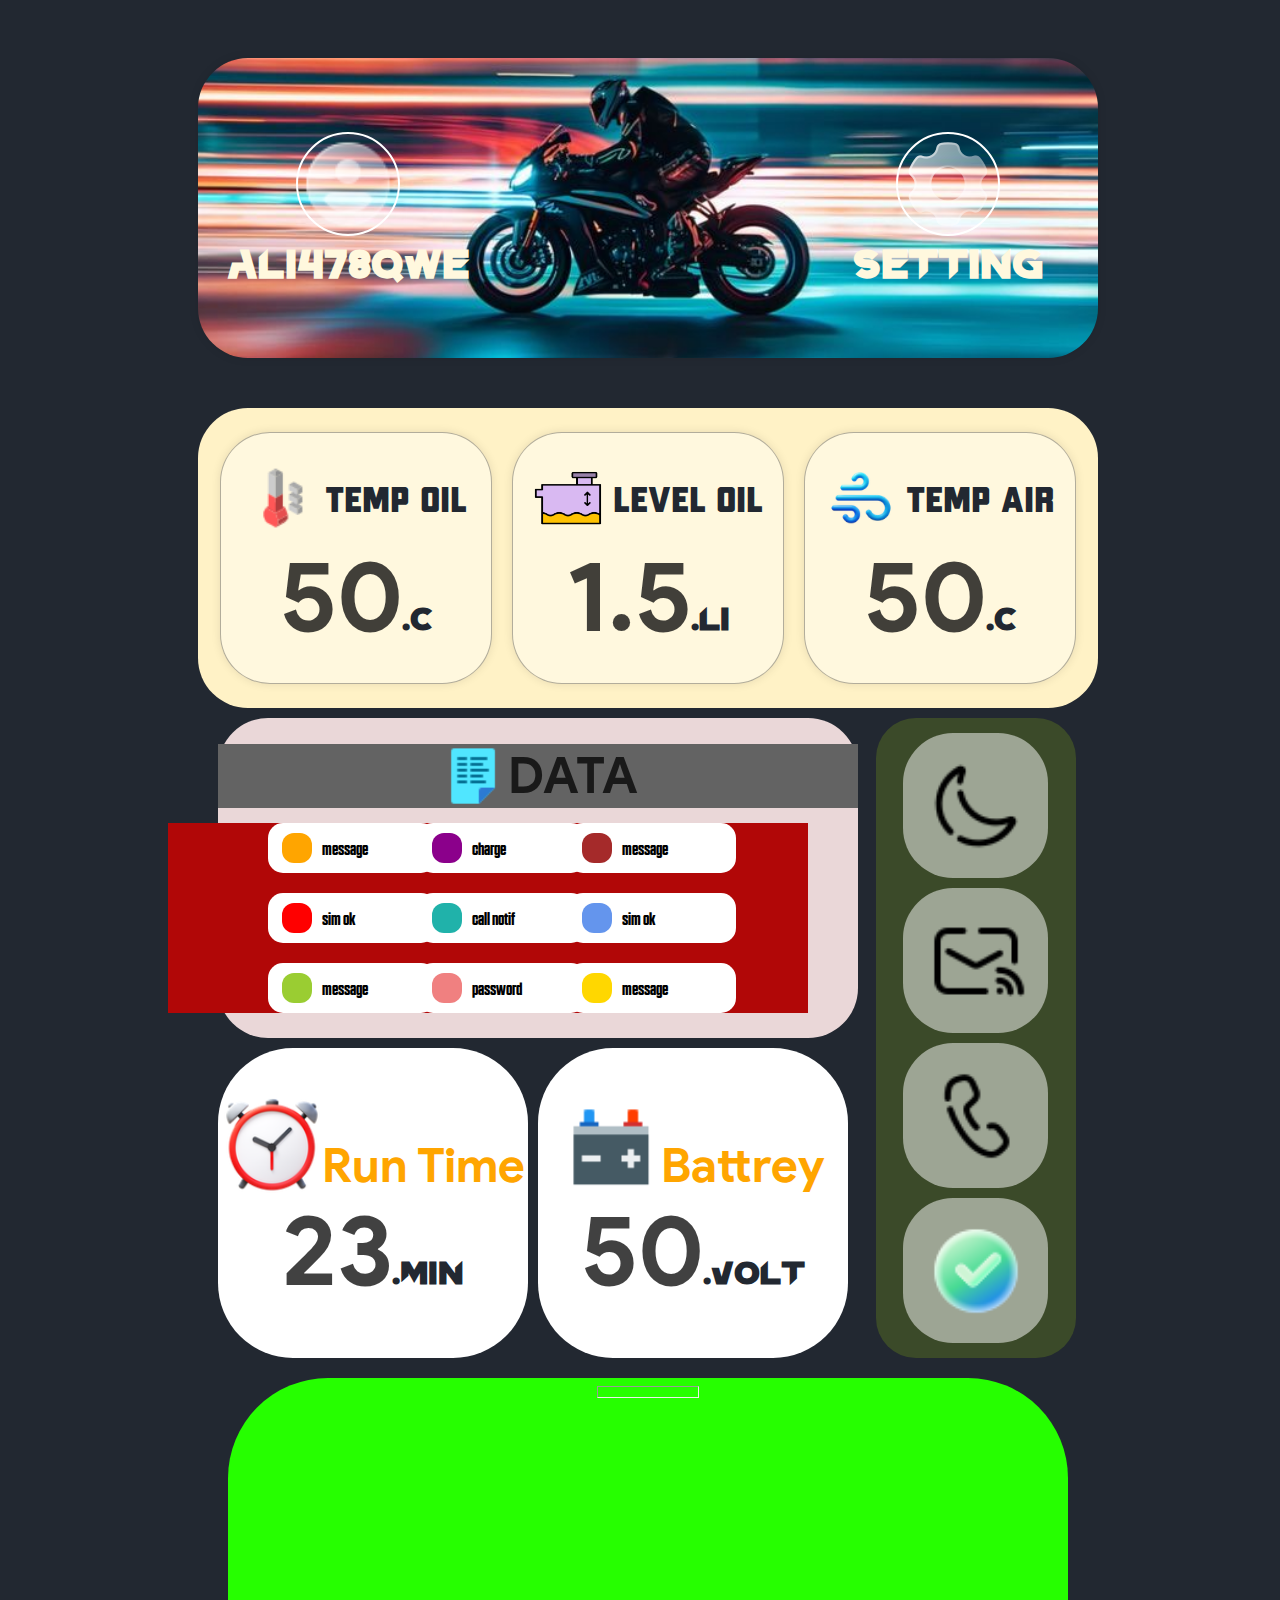
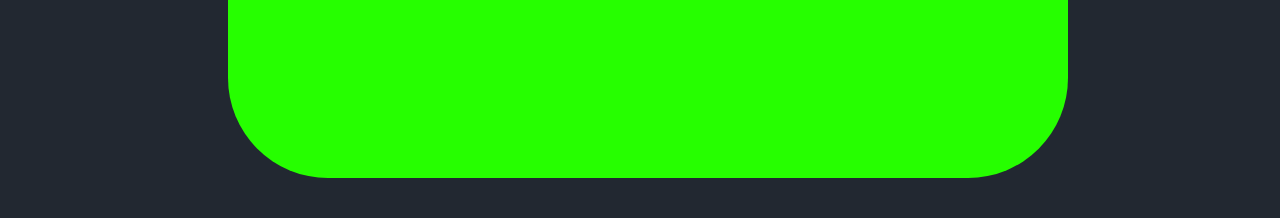
<file: WEB_SERVER/DATA/index.html>
<!DOCTYPE html>
<htm>

    <head>
        <title>web app</title>
        <link rel="stylesheet" href="style.css">
    </head>

    <body>
        <!--firsrbar -->
        <div class="header flex_row">
            <!-- account -->
         <div class="account flex_column center">
            <div class="profile"></div>
            <h2>Ali478qwe</h2>
         </div>
         <!-- setting -->
          <div class="setting flex_column center">
           <div class="setting_icon"></div>
           <h2>SETTING</h2>
          </div>
        </div>
        <!--item box -->
        <div class="item_box center flex_row">
            <div class="item flex_column center">
                <div class="item_title_bar flex_row center">
                    <img class="icon" src="icon/thermometer.png">
                    <h2>Temp Oil</h2>
                </div>
                <div class="count_bar flex_row center">
                <h1>50</h1>
                <h3>.c</h3>
            </div>
            </div>
            <div class="item flex_column center">
                <div class="item_title_bar flex_row center">
                    <img class="icon" src="icon/coolant.png">
                    <h2>Level Oil</h2>
                    </div>
          <div class="count_bar flex_row center">
                <h1>1.5</h1>
                <h3>.li</h3>
            </div>
            </div>
            <div class="item flex_column center">
                <div class="item_title_bar flex_row center">
                    <img class="icon" src="icon/wind.png">
                    <h2>Temp Air</h2>
                </div>
            <div class="count_bar flex_row center">
                <h1>50</h1>
                <h3>.c</h3>
            </div>
            </div>
        </div>
    <div class="management">
        <div class="notification flex_column center">
            <div class="data flex_row center">
                <img class="icon" src="icon/list.png">
                <h1>DATA</h1>

            </div>
            <div class="notif_item_box flex center gap_10">
                <div class="flex_column gap">
                    <div class="notif_box flex_row center gap_10">
                        <div class="dot" style="background-color: orange;"></div>
                        <h4>message</h4>
                    </div>
                    <div class="notif_box flex_row center gap_10">
                        <div class="dot" style="background-color: red;"></div>
                        <h4>sim ok</h4>
                    </div>
                    <div class="notif_box flex_row center gap_10">
                        <div class="dot" style="background-color: yellowgreen"></div>
                        <h4>message</h4>
                        </div>    
                </div>
                <div class="flex_column gap">
                    <div class="notif_box flex_row center gap_10">
                        <div class="dot" style="background-color:darkmagenta;"></div>
                        <h4>charge</h4>
                    </div>
                    <div class="notif_box flex_row center gap_10">
                        <div class="dot" style="background-color:lightseagreen;"></div>
                        <h4>call notif</h4>
                    </div>
                    <div class="notif_box flex_row center gap_10">
                        <div class="dot" style="background-color:lightcoral;"></div>
                        <h4>password</h4>
                    </div>    
                </div>
                <div class="flex_column gap">
                    <div class="notif_box flex_row center gap_10">
                        <div class="dot" style="background-color:brown;"></div>
                        <h4>message</h4>
                    </div>
                    <div class="notif_box flex_row center gap_10">
                        <div class="dot" style="background-color:cornflowerblue;"></div>
                        <h4>sim ok</h4>
                    </div>
                    <div class="notif_box flex_row center gap_10">
                        <div class="dot" style="background-color: gold;"></div>
                        <h4>message</h4>
                    </div>    
                </div>
        </div>
    </div>
        <div class="runtime flex_column center">
           
        <div class="flex_row heigth">
         <img class="control_icon" src="icon/time.png">
        <h2>Run Time</h2>
        
        </div>
        <div class="count_bar flex_row center">
           <h1>23</h1>
           <h3>.min</h3>
        </div>
        </div>
        <div class="battery zero_margin flex_column center">
        <div class="flex_row heigth">
        <img src="icon/battery.png" class="control_icon">
        <h2>Battrey</h2>
        
        </div>
        <div class="count_bar flex_row center">
           <h1>50</h1>
           <h3>.volt</h3>
        </div>
        </div>
        <div class="control flex_column center">
            <div class="flex center"><img  src="icon/moon_1.png" class="control_icon"></div>
            <div class="flex center"><img  src="icon/message.png" class="control_icon"></div>
            <div class="flex center"><img  src="icon/phone.png" class="control_icon"></div>
            <div class="flex center"><img  src="icon/check_mark.png" class="control_icon"></div>
        </div>
        <div class="noting">
            <hr class="i">
        </div>
    </div>
    </body>
    <script>

    </script>
</htm>
</file>
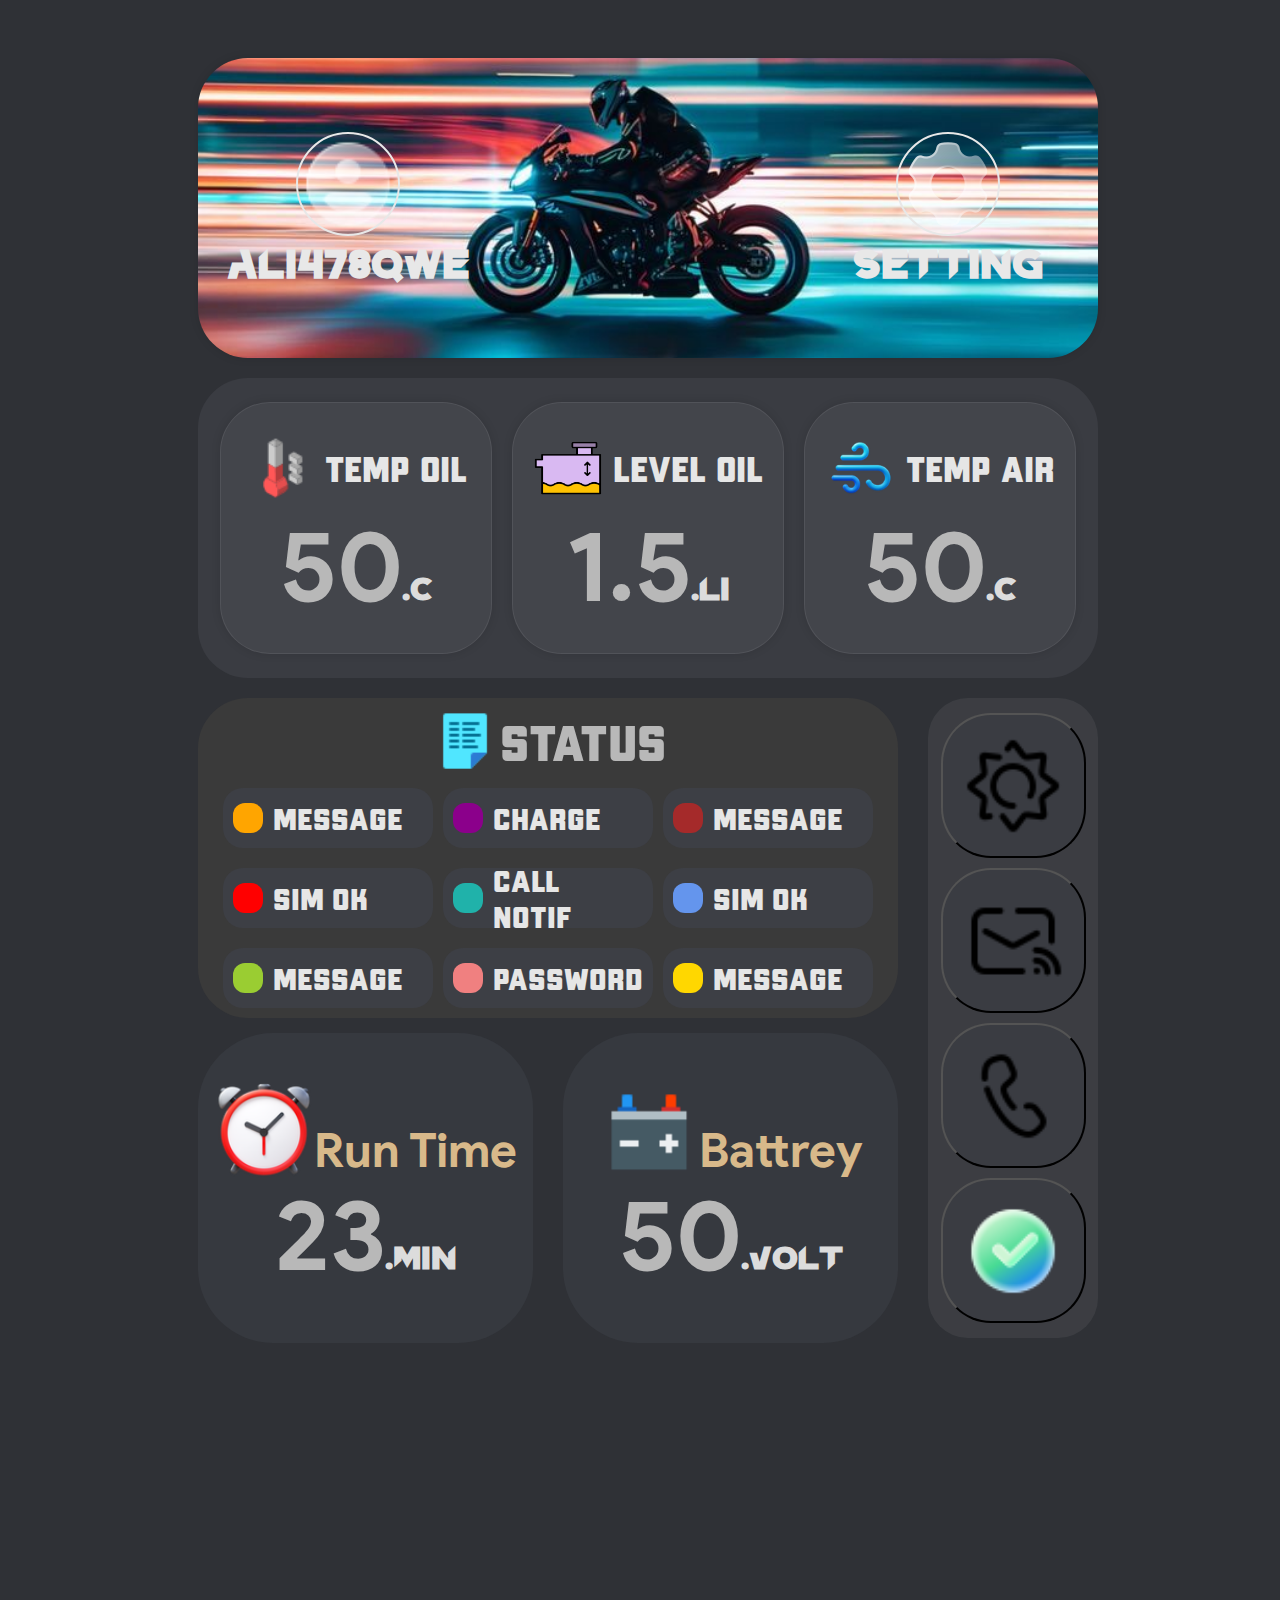
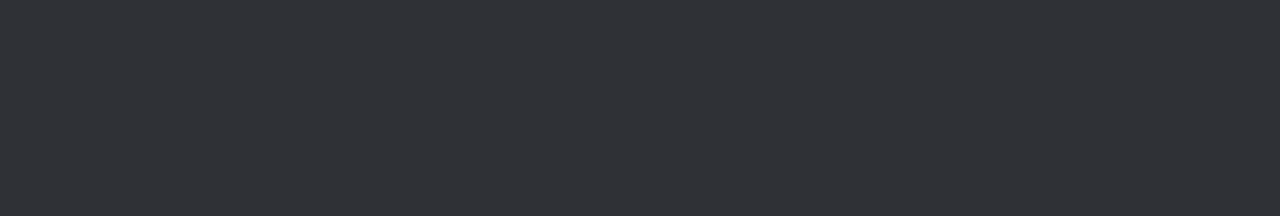
<file: WEB_SERVER/data/index.html>
<!DOCTYPE html>
<html>

    <head>
        <title>web app</title>
        <link rel="stylesheet" href="style.css">
    </head>

    <body>
        
        <!--firsrbar -->
        <div class="header flex_row">
            <!-- account -->
         <div class="account flex_column center">
            <div class="profile"></div>
            <h2>Ali478qwe</h2>
         </div>
         <!-- setting -->
          <div class="setting flex_column center">
           <div  class="setting_icon"></div>
           <h2>SETTING</h2>
          </div>
        </div>
        <!--item box -->
        <div class="item_box center flex_row">
            <div class="item flex_column center">
                <div class="item_title_bar flex_row center">
                    <img class="icon" src="icon/thermometer.png">
                    <h2>Temp Oil</h2>
                </div>
                <div class="count_bar flex_row center">
                <h1 id="temp_oil">50</h1>
                <h3>.c</h3>
            </div>
            </div>
            <div class="item flex_column center">
                <div class="item_title_bar flex_row center">
                    <img class="icon" src="icon/coolant.png">
                    <h2>Level Oil</h2>
                    </div>
          <div class="count_bar flex_row center">
                <h1 id="level_oil">1.5</h1>
                <h3>.li</h3>
            </div>
            </div>
            <div class="item flex_column center">
                <div class="item_title_bar flex_row center">
                    <img class="icon" src="icon/wind.png">
                    <h2>Temp Air</h2>
                </div>
            <div class="count_bar flex_row center">
                <h1 id="temp_air">50</h1>
                <h3>.c</h3>
            </div>
            </div>
        </div>
    <div class="management">
        <div class="notification flex_column center">
            <div class="data flex_row center">
                <img class="icon" src="icon/list.png">
                <h1 style="font-family: APEX;">STATUS</h1>
            </div>
            <div class="notif_item_box flex center gap_10">
                <div class="flex_column gap ">
                    <div class="notif_box flex_row align gap_10">
                        <div class="dot_margin dot" style="background-color: orange;"></div>
                        <h4>message</h4>
                    </div>
                    <div class="notif_box flex_row align gap_10">
                        <div class="dot_margin dot" style="background-color: red;"></div>
                        <h4>sim ok</h4>
                    </div>
                    <div class="notif_box flex_row align gap_10">
                        <div class="dot_margin dot" style="background-color: yellowgreen"></div>
                        <h4>message</h4>
                        </div>    
                </div>
                <div class="flex_column gap margin_item">
                    <div class="notif_box flex_row align gap_10">
                        <div class="dot_margin dot" style="background-color:darkmagenta;"></div>
                        <h4>charge</h4>
                    </div>
                    <div class="notif_box flex_row align gap_10">
                        <div class="dot_margin dot" style="background-color:lightseagreen;"></div>
                        <h4>call notif</h4>
                    </div>
                    <div class="notif_box flex_row align gap_10">
                        <div class="dot_margin dot" style="background-color:lightcoral;"></div>
                        <h4>password</h4>
                    </div>    
                </div>
                <div class="flex_column gap">
                    <div class="notif_box flex_row align gap_10 ">
                        <div class="dot_margin dot" style="background-color:brown;"></div>
                        <h4>message</h4>
                    </div>
                    <div class="notif_box flex_row align gap_10">
                        <div class="dot_margin dot" style="background-color:cornflowerblue;"></div>
                        <h4>sim ok</h4>
                    </div>
                    <div class="notif_box flex_row align gap_10">
                        <div class="dot_margin dot" style="background-color: gold;"></div>
                        <h4>message</h4>
                    </div>    
                </div>
        </div>
    </div>
   
        <div class="runtime zero_margin flex_column center">
        <div class="flex_row heigth">
         <img class="control_icon" src="icon/time.png">
        <h2>Run Time</h2>
        
        </div>
        <div class="count_bar flex_row center">
           <h1 id="runtime_value">23</h1>
           <h3>.min</h3>
        </div>
        </div>
        <div class="battery flex_column center">
        <div class="flex_row heigth">
        <img src="icon/battery.png" class="control_icon">
        <h2>Battrey</h2>
        
        </div>
        <div class="count_bar flex_row center">
           <h1 id="voltage_battery_value">50</h1>
           <h3>.volt</h3>
        </div>
        </div>
        
        <div class="control flex_column center">
            <button type="button"  class="mode flex center"><img class="img_mode control_icon"  src="icon/moon.png" ></button>
            <button type="button"  id="message_test" class="flex center"><img  class="control_icon" src="icon/message.png"></button>
            <button type="button"  id="call_test" class="flex center"><img class="control_icon" src="icon/phone.png"></button>
            <button type="button"  id="reset_runtime" class="flex center"><img class="control_icon" src="icon/check_mark.png"></button>
       
        </div>
        <div class="noting"></div>
    </div>
    <!-- setting -->
    <div class="setting_p _page flex_column align ">
            <div class="set_box flex_row align">
               <div id="wifi" class="end selector flex center"><h2>WIFI</h2></div>
               <div id="gsm" class="end selector flex center"><h2>GSM</h2></div>
               <div id="user" class="end selector flex center"><h2>USER</h2></div> 
            </div>
            <div id="wifi_menu" class="main_setting flex_column center">
                <label  for="ssid">WIFI NAME</label><br>
                <div class="flex_row center">
                <input class="input" type="text" id="wifi_name" name="ssid"><br>
                <button class="accept" id="set_wifi_name" type="button"><img class="icon flex center" src="icon/sent.png"></button>
                </div>
                <label for="password">password</label><br>
                <div class="flex_row center">
                <input class="input" type="password" id="wifi_password" name="password">
                <button class="accept" id="set_wifi_password" type="button"><img class="icon flex center" src="icon/sent.png"></button>
                </div>
            </div>
            <div id="gsm_menu" class="main_setting flex_column center" style="background-color: rgb(43, 34, 97);">
                <label for="ssid">Key word</label><br>
                <div class="flex_row center">
                <input class="input" type="text" id="gps_keyword" name="ssid"><br>
                <button class="accept" id="set_gps_keyword" type="button"><img class="icon flex center" src="icon/sent.png"></button>
                </div>
                <label for="password">password</label><br>
                <div class="flex_row center">
                <input class="input" type="password" id="gps_password" name="password">
                <button class="accept" id="set_gps_password" type="button"><img class="icon flex center" src="icon/sent.png"></button>
                </div>
            </div>
            <div id="user_menu" class="main_setting" style="background-color: blueviolet;"></div>
    </div>
    <!-- profile -->
    <div class="profile_p _page flex_column align">
        <h1 style="font-size: 80px;">Hi dear welcome to unix</h1>
        <div class="shell">
            <h2>USAR NAME : <p3 style="color: blue;">ALI478QWE</p3></h2>
            <h2>WIFI NAME : <p3 style="color: GREEN;">C++</p3></h2>
            <h2>WIFI PAS: <p3  style="color: blue;">C++<p3 style="color: yellow;">(eye)</h3></h3></h2>
            <h2>gsm key : <p3 style="color: rgb(117, 255, 117);">C++</p3></h2>
            <h2>gsm PAS: <p3  style="color: rgb(143, 143, 255);">C++<p3 style="color: rgb(95, 95, 55);">(eye)</h3></h3></h2>
            <h2 style="color: orange;">(: <p3 style="color: rgb(117, 255, 117);">developed by ALI478QWE</p3></h2>
        </div>
    </div>

   <!-- javascript -->

    <script src="js/toggle.js"></script>
    <script src="js/action.js"></script>
    </body>
</html>
</file>
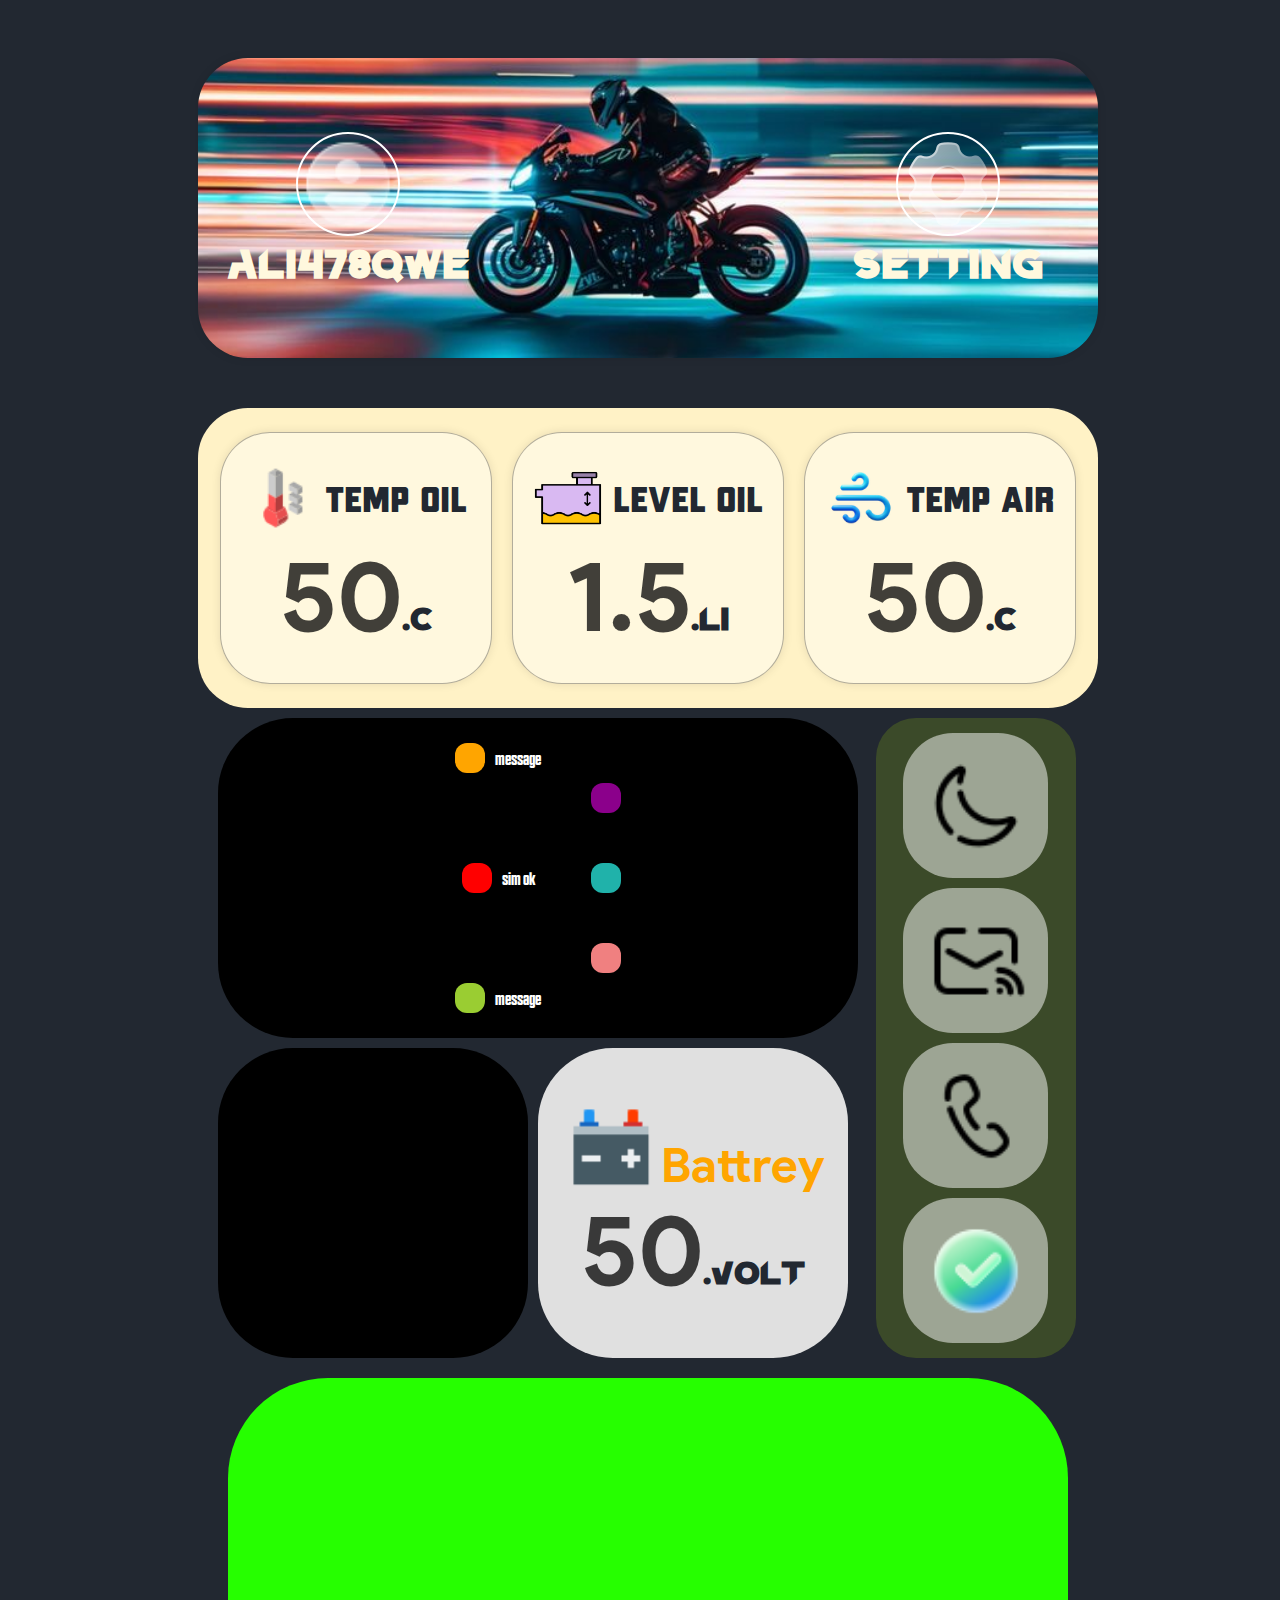
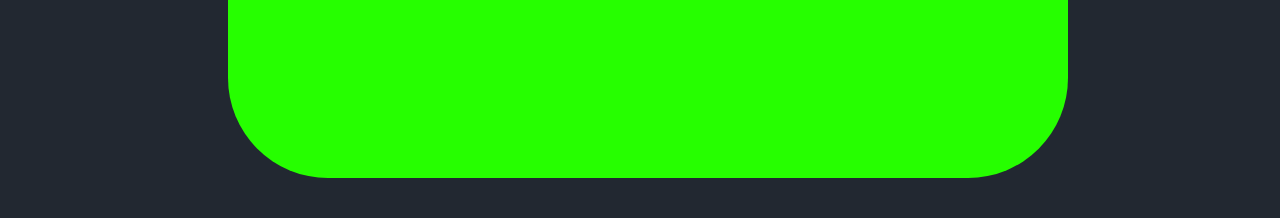
<file: Desktop/leave_it_me/WEB_SERVER/DATA/index.html>
<!DOCTYPE html>
<htm>

    <head>
        <title>web app</title>
        <link rel="stylesheet" href="style.css">
    </head>

    <body>
        <!--firsrbar -->
        <div class="header flex_row">
            <!-- account -->
         <div class="account flex_column center">
            <div class="profile"></div>
            <h2>Ali478qwe</h2>
         </div>
         <!-- setting -->
          <div class="setting flex_column center">
           <div class="setting_icon"></div>
           <h2>SETTING</h2>
          </div>
        </div>
        <!--item box -->
        <div class="item_box center flex_row">
            <div class="item flex_column center">
                <div class="item_title_bar flex_row center">
                    <img class="icon" src="icon/thermometer.png">
                    <h2>Temp Oil</h2>
                </div>
                <div class="count_bar flex_row center">
                <h1>50</h1>
                <h3>.c</h3>
            </div>
            </div>
            <div class="item flex_column center">
                <div class="item_title_bar flex_row center">
                    <img class="icon" src="icon/coolant.png">
                    <h2>Level Oil</h2>
                    </div>
          <div class="count_bar flex_row center">
                <h1>1.5</h1>
                <h3>.li</h3>
            </div>
            </div>
            <div class="item flex_column center">
                <div class="item_title_bar flex_row center">
                    <img class="icon" src="icon/wind.png">
                    <h2>Temp Air</h2>
                </div>
            <div class="count_bar flex_row center">
                <h1>50</h1>
                <h3>.c</h3>
            </div>
            </div>
        </div>
    <div class="management">
        <div class="notification flex_row center gap">
                <div class="flex_column gap">
                    <div class="flex_row center gap_10">
                        <div class="dot" style="background-color: orange;"></div>
                        <h4>message</h4>
                    </div>
                    <div class="flex_row center gap_10">
                        <div class="dot" style="background-color: red;"></div>
                        <h4>sim ok</h4>
                    </div>
                    <div class="flex_row center gap_10">
                    <div class="dot" style="background-color: yellowgreen"></div>
                    <h4>message</h4>
                    </div>    
                </div>
                <div class="flex_column gap">
                <div class="flex_row center">
                    <div class="dot" style="background-color:darkmagenta;"></div>
                </div>
                <div class="flex_row center">
                    <div class="dot" style="background-color:lightseagreen;"></div>
                </div>
                <div class="flex_row center">
                   <div class="dot" style="background-color:lightcoral;"></div>
                </div>    
            </div>

        </div>
        <div class="sim"></div>
        <div class="battery zero_margin flex_column center">
        <div class="flex_row heigth">
        <img src="icon/battery.png" class="control_icon">
        <h2>Battrey</h2>
        
        </div>
        <div class="count_bar flex_row center">
           <h1>50</h1>
           <h3>.volt</h3>
        </div>
        </div>
        <div class="control flex_column center">
            <div class="flex center"><img  src="icon/moon_1.png" class="control_icon"></div>
            <div class="flex center"><img  src="icon/message.png" class="control_icon"></div>
            <div class="flex center"><img  src="icon/phone.png" class="control_icon"></div>
            <div class="flex center"><img  src="icon/check_mark.png" class="control_icon"></div>
        </div>
        <div class="noting"></div>
    </div>
    </body>
    <script>
        const socket = new WebSocket("ws://192.168.4.1/ws");

        socket.onopen = ()=>{
            console.log("web socket connected");
            socket.sned("websocket in brower runing");
        };

        socket.onmessage = (event)=>{
            console.log("message from esp:",event.data);
        }

    </script>
</htm>
</file>
<file: WEB_SERVER/DATA/style.css>
@font-face {
    font-family: APEX;
    src: url(fonts/Apex\ Mk3\ Black.ttf);
}

@font-face {
    font-family: GOOGLE ;
    src: url(fonts/Product\ Sans\ Bold.ttf);
}

@font-face {
    font-family: FRIZON;
    src: url(fonts/Frizon.ttf);
}

@font-face {
    font-family: GRAND;
    src: url(fonts/GRAND.otf);
}

.flex{
    display: flex;
}

.flex_row{
    display: flex;
    flex-direction: row;
}

.flex_column{
    display: flex;
    flex-direction: column;
}

.gap{
    gap: 20px;
}

.gap_10{
    gap: 10px;
}

.zero_margin{
    margin: 0;
}

.heigth{
    height: 30%;
}

.center{
    align-items:center;
    justify-content: center;
}





body{
    width: 100%;
    height: 100vh;
    background-color: #F8FAFC;/*rgb(0, 183, 255) */
    background-color: #222831;
    display: flex;
    padding: 0;
    justify-content: center;
    
}

.header{
    background-color:white ;
    background-image: url(icon/esport3.jpeg);
    background-repeat: no-repeat;
    background-size: cover; 
    background-position: 50% 50%;
    margin: 50px auto;
    justify-content: space-between;
    height: 300px;
    width: 900px;
    border-radius: 50px;
    box-shadow: 0px 0px 10px rgba(0, 0, 0, 0.1);
}

/* .header img{
    width: 100%;
    height: 100%;
    object-fit: cover;
    object-position: center;
    
} */

.item_box{   
    background-color: #FFF2C6;
    /* backdrop-filter: blur(5px); */
    margin: 10px auto;
    gap: 0px 20px;
    height: 300px;
    width: 900px;
    border-radius: 50px;
}

.item{ 
    background-color: #FFF8DE;/*rgba(243, 243, 243, 0.705)*/
    color: rgba(255, 0, 0, 0.918);
    font-family: GOOGLE;
    height: 250px;
    width: 270px;
    border-radius: 50px;
    box-shadow: 0px 0px 10px rgba(0, 0, 0, 0.1);
    border: 1px solid rgba(0, 0, 0, 0.3);
    /* border: 4px solid rgb(114, 114, 114);*/
} 

.item_title_bar{ 
    /* background-color: rgba(122, 122, 122, 0.075); */
    height: 30%;
    width:250px;
    gap: 10px; 
}

.item_title_bar h2{
  font-size: 35px;
  color: #222831;
  font-family: APEX;
  font-weight: bold;
}

.count_bar{
    /* background-color: rgb(51, 255, 0); */
    height: 120px;
    width:250px;
}

.count_bar h3{
    font-size: xx-large;
    position: relative;
    color: #222831;
    top:20px;
    font-family: FRIZON;
}

.icon{
    /* margin: 10px 0px 10px 20px ; */
    width:70px; 
    height:70px;
    /* border-radius: 20px; */
}

h1{
    margin: 0;
    font-size: 100px;
    color: rgba(0, 0, 0, 0.747);
}

.management{
    /* background-color: #da0909; */
    margin: 10px auto;
    display: grid;  
    grid-template-areas:
     "notification notification control"
     "runtime battery control"
     "noting noting noting";
    grid-template-columns: 1fr 1fr 1fr;
    grid-template-rows: 1fr 1fr 1fr;
    gap:0px;
    height: 1100px;
    width: 900px;
    border-radius: 50px;
}

.management .notification{  
   grid-area: notification;
   background-color: #ffeaeae7;
   border-radius: 50px;/*75px*/
   margin: 0 15px 0px 20px;
   height: 320px;
   width: 640px;
}

.management .runtime{  
   grid-area: runtime;
   background-color: #ffffff;
   border-radius: 75px;
   margin: 0 10px 0px 20px;
   height: 310px;
   width: 310px;
   color: orange;
   font-size: xx-large;
   font-family: GOOGLE;
}

.management .battery{
   grid-area: battery;
   background-color: #ffffff;
   border-radius: 75px;
   margin: 0 0px 0 10px;
   height: 310px;
   width: 310px;
   color: orange;
   font-size: xx-large;
   font-family: GOOGLE;
   margin: 0;
}

.control div{
    background-color: rgb(255, 255, 255,0.5);
    height: 145px;
    width: 145px;
    border-radius: 50px;
}

.control div:hover{
    background-color:  rgb(255, 255, 255);
    transform: scale(1.0225);
    border: 2px solid rgba(0, 0, 0, 0.4);
}

.control_icon{
    height: 100px;
    width: 100px;
}

.management .control{
   grid-area: control;
   gap: 10px;
   background-color: #9ed40b34;
   border-radius: 40px;
   height: 640px;
   width: 200px;
}

.management .noting{
    grid-area: noting;
    background-color: rgb(38, 255, 0);
    border-radius: 100px;
    height: 400px;
    margin: 0px 0px 40px 30px;
    width: 840px;
}

.account{
    width: 300px;
    height: 300px;
    /* background-color: #ffffff; */
}

.account h2 , .setting h2{
    margin: 0;
    font-family: FRIZON;
    font-size: 40px;
    color: #fff8de;
}

.profile{
    width: 100px;
    height: 100px;
    /* background-color: #fe0000; */
    background-image: url(icon/user.png);
    border: 2px solid white;
    background-repeat: no-repeat;
    background-size: cover;
    border-radius: 90px;
}

.setting{
    width: 300px;
    height: 300px;
    /* background-color: #ffffff; */
}

.setting_icon{
    width: 100px;
    height: 100px;
    background-image: url(icon/setting.png);
    border: 2px solid white;
    background-repeat: no-repeat;
    background-size: cover;
    border-radius: 90px;

}

.dot{
    background-color: chartreuse;
    height: 30px;
    width: 30px;
    border-radius: 12px;
}

h4{
    color: rgb(0, 0, 0);
    font-size: large;
    font-family: GRAND;
    width: 100px;
}
.notif_item_box{
    background-color: rgb(177, 7, 7);
     width:100%;
     margin-right: 100px;
}
.notif_box{
    height: 50px;
    width: 120%;
    background-color: white;
    border-radius: 15px;

}

.data{
    background-color: rgb(99, 99, 99);
    height: 20%;
     width:100%;
     margin: 0 0 15px 0;
    text-align: left;
    font-family: GOOGLE;
    h1{
        font-size: 50px;
    }
}

.i{
    color: #ffffff;
    height: 10px;
    width: 100px;
    border-radius: 10px solid rgb(255, 8, 8);
}
</file>
<file: WEB_SERVER/data/style.css>
:root{
    --bg-color : #222831;
    --shadow-head : rgba(0, 0, 0, 0.1);
    --bg-color-item-box : #FFF2C6;
    --bg-color-item : #FFF8DE;
    --border-color-item : rgba(0, 0, 0, 0.3); 
    --text-color-title-item-bar : #222831;
    --text-color-counts-items : rgba(0, 0, 0, 0.747);
    --text-color-units-item-bar : #222831 ;/*blue*/
    --bg-color-status : #E6E6E6;
    --bg-color-db : white ;
    --text-color-db : orange ;
    --button-color-control : #E6E6E6;
    --button-color-control-hover : white;
    --button-border-color-control :rgba(0, 0, 0, 0.4) ;
    --bg-color-control-bar : #ffffff46;
    --text-color-header : #fff8de;
    --border-color-icon-header : #fff8de;
    --bg-color-dot : chartreuse;
    --text-color-notification : rgb(0, 0, 0);
    --bg-color-notif-box :white;
}

:root.light {
  --bg-color: #fafbfc;                 
  --shadow-head: rgba(0, 0, 0, 0.05);

  --bg-color-item-box: #fff9e6;       
  --bg-color-item: #fffdf6;

  --border-color-item: rgba(0, 0, 0, 0.1);

  --text-color-title-item-bar: #333;   
  --text-color-counts-items: #666;
  --text-color-units-item-bar: #444;

  --bg-color-status: #efefef;
  --bg-color-db: #ffffff;
  --text-color-db: #c79f58;            

  --button-color-control: #eaeaea;
  --button-color-control-hover: #f3f3f3;
  --button-border-color-control: rgba(0, 0, 0, 0.15);

  --bg-color-control-bar: #00000008;

  --text-color-header: #3d3d3d;
  --border-color-icon-header: #3d3d3d;

  --bg-color-dot: #7fcf5d;             
  --text-color-notification: #2d2d2d;
  --bg-color-notif-box: #ffffff;
}



:root.dark {
  --bg-color: #2f3136;               
  --shadow-head: rgba(0, 0, 0, 0.12);
  --bg-color-item-box: #3a3c42;       
  --bg-color-item: #43454b;
  --border-color-item: rgba(255, 255, 255, 0.08);

  --text-color-title-item-bar: #e6e6e6;   
  --text-color-counts-items: #b8b8b8;
  --text-color-units-item-bar: #dcdcdc;

  --bg-color-status: #3a3a3a;
  --bg-color-db: #36393f;
  --text-color-db: #d8b98a;            

  --button-color-control: #3a3c42;
  --button-color-control-hover: #4a4c52;
  --button-border-color-control: rgba(255, 255, 255, 0.12);

  --bg-color-control-bar: #ffffff10;

  --text-color-header: #e8e8e8;
  --border-color-icon-header: #e8e8e8;

  --bg-color-dot: #8ccf6b;            
  --text-color-notification: #e6e6e6;
  --bg-color-notif-box: #3d3f45;
}





@font-face {
    font-family: APEX;
    src: url(fonts/Apex\ Mk3\ Black.ttf);
}

@font-face {
    font-family: GOOGLE ;
    src: url(fonts/Product\ Sans\ Bold.ttf);
}

@font-face {
    font-family: FRIZON;
    src: url(fonts/Frizon.ttf);
}

@font-face {
    font-family: GRAND;
    src: url(fonts/GRAND.otf);
}

.flex{
    display: flex;
}

.flex_row{
    display: flex;
    flex-direction: row;
}

.flex_column{
    display: flex;
    flex-direction: column;
}

.align{
    
    align-items: center ;
}

.dot_margin{
    margin:  0 0 0 10px ;
}

.gap{
    gap: 20px;
}

.gap_10{
    gap: 10px;
}

.zero_margin{
    margin: 0;
}

.heigth{
    height: 30%;
}

.center{
    align-items:center;
    justify-content: center;
}

.margin_item{
    margin: 0px px 0 18.3px;
}

.justify_center{
    justify-content: center;
}

.between{
    justify-content: space-between;
}

.start{
    justify-content: left;
}





body{
    width: 100%;
    height: 100%;
    background-color: var(--bg-color);
    display: flex;
    flex-direction: column;
    padding: 0;
    /* margin: 0; */
    align-items: center;
    justify-content: center;
    
}

.header{
    background-color:white ;
    background-image: url(icon/esport3.jpeg);
    background-repeat: no-repeat;
    background-size: cover; 
    background-position: 50% 50%;
    margin: 50px auto 10px auto;
    justify-content: space-between;
    height: 300px;
    width: 900px;
    border-radius: 50px;
    box-shadow: 0px 0px 10px var(--shadow-head);
}

.item_box{   
    background-color: var(--bg-color-item-box);
    margin: 10px auto;
    gap: 0px 20px;
    height: 300px;
    width: 900px;
    border-radius: 50px;
}

.item{ 
    background-color: var(--bg-color-item);/*rgba(243, 243, 243, 0.705)*/
    font-family: GOOGLE;
    height: 250px;
    width: 270px;
    border-radius: 50px;
    box-shadow: 0px 0px 10px var(--shadow-head);
    border: 1px solid var(--border-color-item);
    /* border: 4px solid rgb(114, 114, 114);*/
} 

.item_title_bar{ 
    /* background-color: rgba(122, 122, 122, 0.075); */
    height: 30%;
    width:250px;
    gap: 10px; 
}

.item_title_bar h2{
  font-size: 35px;
  color: var(--text-color-title-item-bar);
  font-family: APEX;
  font-weight: bold;
}

.count_bar{
    /* background-color: rgb(51, 255, 0); */
    height: 120px;
    width:250px;
}

.count_bar h3{
    font-size: xx-large;
    position: relative;
    color: var(--text-color-units-item-bar);
    top:20px;
    font-family: FRIZON;
}

.icon{
    /* margin: 10px 0px 10px 20px ; */
    width:70px; 
    height:70px;
    /* border-radius: 20px; */
}

h1{
    margin: 0;
    font-size: 100px;
    color: var(--text-color-counts-items);
}

.management{
    /* background-color: #da0909; */
    margin: 10px auto;
    display: grid;  
    grid-template-areas:
     "notification notification control"
     "runtime battery control"
     "noting noting noting";
    grid-template-columns: 1fr 1fr 1fr;
    grid-template-rows: 1fr 1fr 1fr;
    gap:0px;
    height: 1100px;
    width: 900px;
    border-radius: 50px;
}

.management .notification{  
   grid-area: notification;
   background-color: var(--bg-color-status);
   border-radius: 50px;/*75px*/
   margin: 0 0px 15px 0px;
   height: 320px;
   width: 700px;
}

.management .runtime{  
   grid-area: runtime;
   background-color: var(--bg-color-db);
   border-radius: 75px;
   
   height: 310px;
   width: 335px;
   color: var(--text-color-db);
   font-size: xx-large;
   font-family: GOOGLE;
}

.management .battery{
   grid-area: battery;
   background-color: var(--bg-color-db);
   border-radius: 75px;
   height: 310px;
   width: 335px;
   color: var(--text-color-db);
   font-size: xx-large;
   font-family: GOOGLE;
   margin: 0 0px 0 15px;
}

.control button{
    background-color: var(--button-color-control);
    height: 145px;
    width: 145px;
    border-radius: 50px;
}

.control button:hover{
    background-color:  var(--button-color-control-hover);
    transform: scale(1.0225);
    border: 2px solid var(--button-border-color-control);
}

.control_icon{
    height: 100px;
    width: 100px;
}

.management .control{
   grid-area: control;
   gap: 10px;
   background-color: var(--bg-color-control-bar);
   border-radius: 40px;
   height: 640px;
   width: 170px;
   margin: 0 0 0 30px;
}

.management .noting{
    grid-area: noting;
    /* background-color: rgb(38, 255, 0); */
    border-radius: 100px;
    height: 400px;
    margin: 0px 0px 40px 30px;
    width: 840px;
}

.account{
    width: 300px;
    height: 300px;
    /* background-color: #ffffff; */
}

.account h2 , .setting h2{
    margin: 0;
    font-family: FRIZON;
    font-size: 40px;
    color: var(--text-color-header);
}

.profile{
    width: 100px;
    height: 100px;
    /* background-color: #fe0000; */
    background-image: url(icon/user.png);
    border: 2px solid var(--border-color-icon-header);
    background-repeat: no-repeat;
    background-size: cover;
    border-radius: 90px;
}

.setting{
    width: 300px;
    height: 300px;
    /* background-color: #ffffff; */
}

.setting_icon{
    width: 100px;
    height: 100px;
    background-image: url(icon/setting.png);
    border: 2px solid var(--border-color-icon-header);
    background-repeat: no-repeat;
    background-size: cover;
    border-radius: 90px;

}

.dot{
    background-color: var(--bg-color-dot);
    height: 30px;
    width: 30px;
    border-radius: 12px;
}

h4{
    color: var(--text-color-notification);
    font-size: 30px;
    font-family:APEX;
    width: 100px;
}
.notif_item_box{
    /* background-color: rgb(177, 7, 7); */
     width:100%;
     /* margin-right: 100px; */
}
.notif_box{
    height: 60px;
    width: 210px;
    background-color: var(--bg-color-notif-box);
    border-radius: 20px;

}

.data{
    /* background-color: rgb(99, 99, 99); */
    height: 20%;
     width:100%;
     margin: 0 0 15px 0;
    text-align: left;
    font-family: GOOGLE;
    h1{
        font-size: 50px;
    }
}


._page{
    
    /* display: none; */
    background-color:white;
    height: 900px;
    width: 900px;
    position: absolute;
    border-radius: 50px;
}

.selector{
    /* margin: auto 100px; */
    background-color: black;
    height: 100px;
    width: 400px;
    border-radius:20px;
    margin: 0 20px 0 20px;
    color: var(--text-color-title-item-bar);
    font-family: APEX;
    font-size: 40px;
  
}

.set_box{
    background-color: #222831;
    height: 150px;
    width: 800px;
    margin: 40px 0 20px 0;
    border-radius: 30px;
    
}
.title_name{
    margin:0 0 0 40px;
    color: white;
}

.main_setting{
  position:static;
  background-color: #222831;
  height: 650px;
  width: 800px;
  border-radius: 30px;
}

.input{
    height: 75px;
    width: 500px;
    border-radius: 5px;
    border: none;
    border: rgb(54, 54, 54) 10px solid ;
    border-left: none;
    border-right: none;
    outline:none;
    font-size: 40px;
    text-indent: 30px;
    font-family: APEX;
    caret-color: rgb(0, 255, 98);
    caret:20px;
}
.input:focus{
    border-color: rgb(0, 255, 98);
}
label{
    font-size: 70px;
    font-family: APEX;
    color: rgb(0,255,98);
}
.accept{
    margin-left: 10px;
    height: 95px;
    width: 95px;
    border:none;
    border-radius: 15px;
    border: rgb(54, 54, 54) 5px solid ;
    font-size: 40px;
    text-indent: 30px;
    font-family: APEX;
}
.accept:focus{
    background-color: rgb(0, 255, 98);
    color: white;
}
.shell{
    height: 760px;
    width: 800px;
    background-color: black;
    border-radius: 20px;
    color: white;
    font-size: 30px;
    text-indent: 50px;
    line-height: 20px;
}

#m:hover{
    color: red;
}
</file>
<file: Desktop/leave_it_me/WEB_SERVER/DATA/style.css>
@font-face {
    font-family: APEX;
    src: url(fonts/Apex\ Mk3\ Black.ttf);
}

@font-face {
    font-family: GOOGLE ;
    src: url(fonts/Product\ Sans\ Bold.ttf);
}

@font-face {
    font-family: FRIZON;
    src: url(fonts/Frizon.ttf);
}

@font-face {
    font-family: GRAND;
    src: url(fonts/GRAND.otf);
}

.flex{
    display: flex;
}

.flex_row{
    display: flex;
    flex-direction: row;
}

.flex_column{
    display: flex;
    flex-direction: column;
}

.gap{
    gap: 50px;
}

.gap_10{
    gap: 10px;
}

.zero_margin{
    margin: 0;
}

.heigth{
    height: 30%;
}

.center{
    align-items:center;
    justify-content: center;
}



body{
    width: 100%;
    height: 100vh;
    background-color: #F8FAFC;/*rgb(0, 183, 255) */
    background-color: #222831;
    display: flex;
    padding: 0;
    justify-content: center;
    
}

.header{
    background-color:white ;
    background-image: url(icon/esport3.jpeg);
    background-repeat: no-repeat;
    background-size: cover; 
    background-position: 50% 50%;
    margin: 50px auto;
    justify-content: space-between;
    height: 300px;
    width: 900px;
    border-radius: 50px;
    box-shadow: 0px 0px 10px rgba(0, 0, 0, 0.1);
}

/* .header img{
    width: 100%;
    height: 100%;
    object-fit: cover;
    object-position: center;
    
} */

.item_box{   
    background-color: #FFF2C6;
    /* backdrop-filter: blur(5px); */
    margin: 10px auto;
    gap: 0px 20px;
    height: 300px;
    width: 900px;
    border-radius: 50px;
}

.item{ 
    background-color: #FFF8DE;/*rgba(243, 243, 243, 0.705)*/
    color: rgba(255, 0, 0, 0.918);
    font-family: GOOGLE;
    height: 250px;
    width: 270px;
    border-radius: 50px;
    box-shadow: 0px 0px 10px rgba(0, 0, 0, 0.1);
    border: 1px solid rgba(0, 0, 0, 0.3);
    /* border: 4px solid rgb(114, 114, 114);*/
} 

.item_title_bar{ 
    /* background-color: rgba(122, 122, 122, 0.075); */
    height: 30%;
    width:250px;
    gap: 10px; 
}

.item_title_bar h2{
  font-size: 35px;
  color: #222831;
  font-family: APEX;
  font-weight: bold;
}

.count_bar{
    /* background-color: rgb(51, 255, 0); */
    height: 120px;
    width:250px;
}

.count_bar h3{
    font-size: xx-large;
    position: relative;
    color: #222831;
    top:20px;
    font-family: FRIZON;
}

.icon{
    /* margin: 10px 0px 10px 20px ; */
    width:70px; 
    height:70px;
    /* border-radius: 20px; */
}

h1{
    margin: 0;
    font-size: 100px;
    color: rgba(0, 0, 0, 0.747);
}

.management{
    /* background-color: #da0909; */
    margin: 10px auto;
    display: grid;  
    grid-template-areas:
     "notification notification control"
     "sim battery control"
     "noting noting noting";
    grid-template-columns: 1fr 1fr 1fr;
    grid-template-rows: 1fr 1fr 1fr;
    gap:0px;
    height: 1100px;
    width: 900px;
    border-radius: 50px;
}

.management .notification{  
   grid-area: notification;
   background-color: #000000;
   border-radius: 75px;
   margin: 0 15px 0px 20px;
   height: 320px;
   width: 640px;
}

.management .sim{  
   grid-area: sim;
   background-color: #000000;
   border-radius: 75px;
   margin: 0 10px 0px 20px;
   height: 310px;
   width: 310px;
}

.management .battery{
   grid-area: battery;
   background-color: #e0e0e0;
   border-radius: 75px;
   margin: 0 0px 0 10px;
   height: 310px;
   width: 310px;
   color: orange;
   font-size: xx-large;
   font-family: GOOGLE;
   margin: 0;
}

.control div{
    background-color: rgb(255, 255, 255,0.5);
    height: 145px;
    width: 145px;
    border-radius: 50px;
}

.control div:hover{
    background-color:  rgb(255, 255, 255);
    transform: scale(1.0225
    );
}

.control_icon{
    height: 100px;
    width: 100px;
}

.management .control{
   grid-area: control;
   gap: 10px;
   background-color: #9ed40b34;
   border-radius: 40px;
   height: 640px;
   width: 200px;
}

.management .noting{
    grid-area: noting;
    background-color: rgb(38, 255, 0);
    border-radius: 100px;
    height: 400px;
    margin: 0px 0px 40px 30px;
    width: 840px;
}

.account{
    width: 300px;
    height: 300px;
    /* background-color: #ffffff; */
}

.account h2 , .setting h2{
    margin: 0;
    font-family: FRIZON;
    font-size: 40px;
    color: #fff8de;
}

.profile{
    width: 100px;
    height: 100px;
    /* background-color: #fe0000; */
    background-image: url(icon/user.png);
    border: 2px solid white;
    background-repeat: no-repeat;
    background-size: cover;
    border-radius: 90px;
}

.setting{
    width: 300px;
    height: 300px;
    /* background-color: #ffffff; */
}

.setting_icon{
    width: 100px;
    height: 100px;
    background-image: url(icon/setting.png);
    border: 2px solid white;
    background-repeat: no-repeat;
    background-size: cover;
    border-radius: 90px;

}

.dot{
    background-color: chartreuse;
    height: 30px;
    width: 30px;
    border-radius: 12px;
}

h4{
    color: white;
    font-size: large;
    font-family: GRAND;
}
</file>
